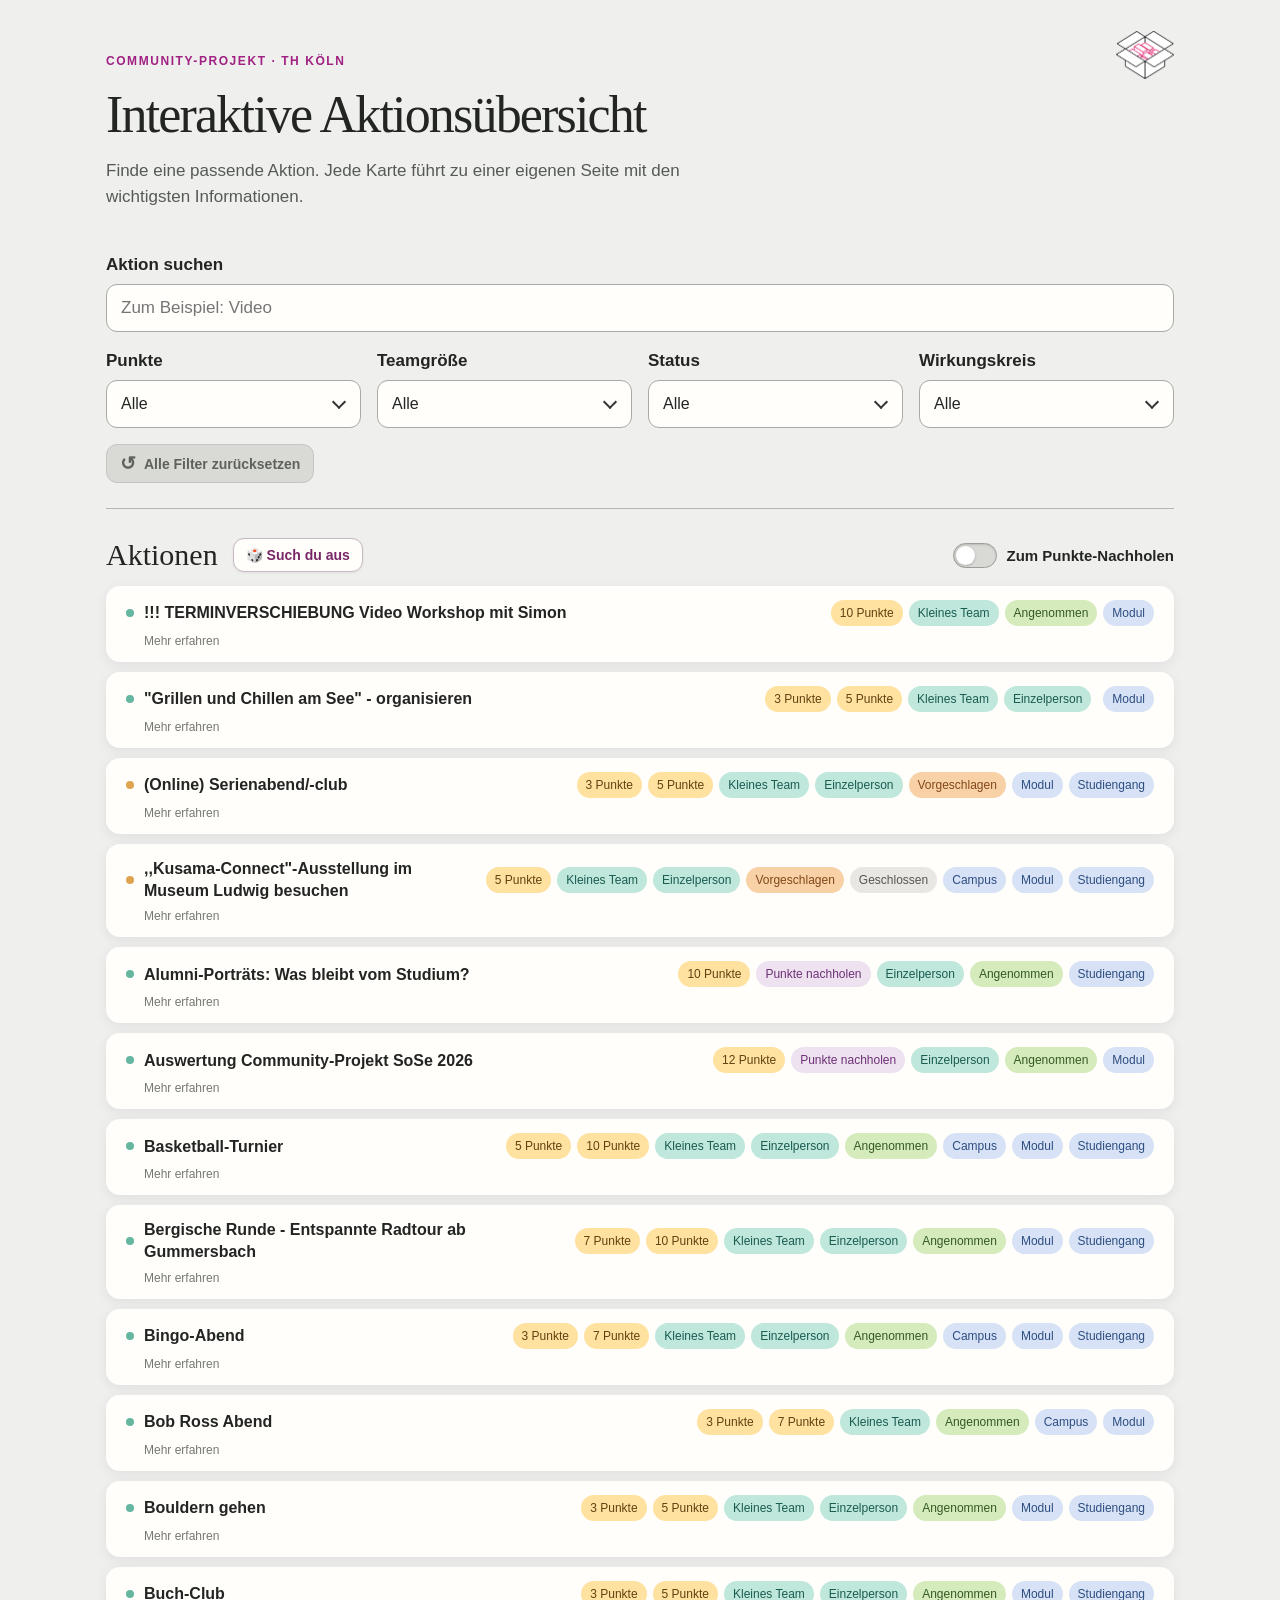
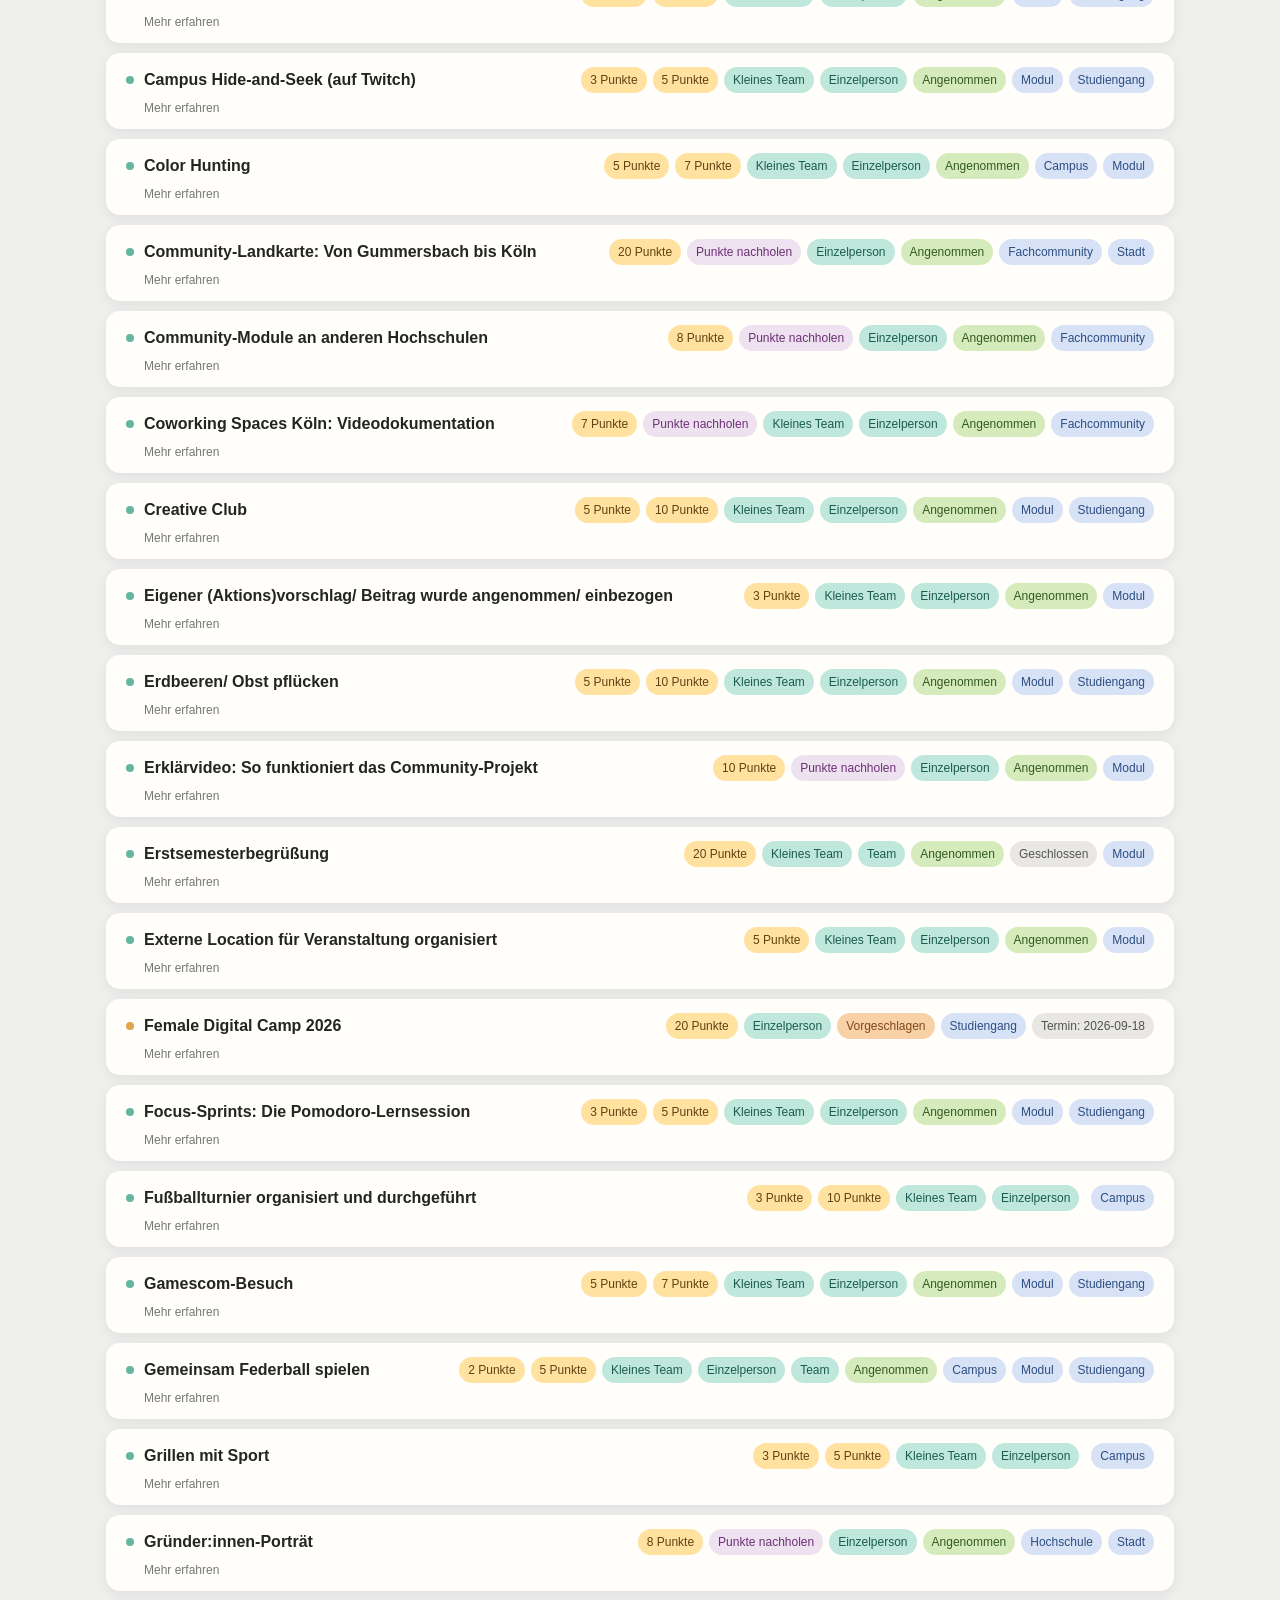
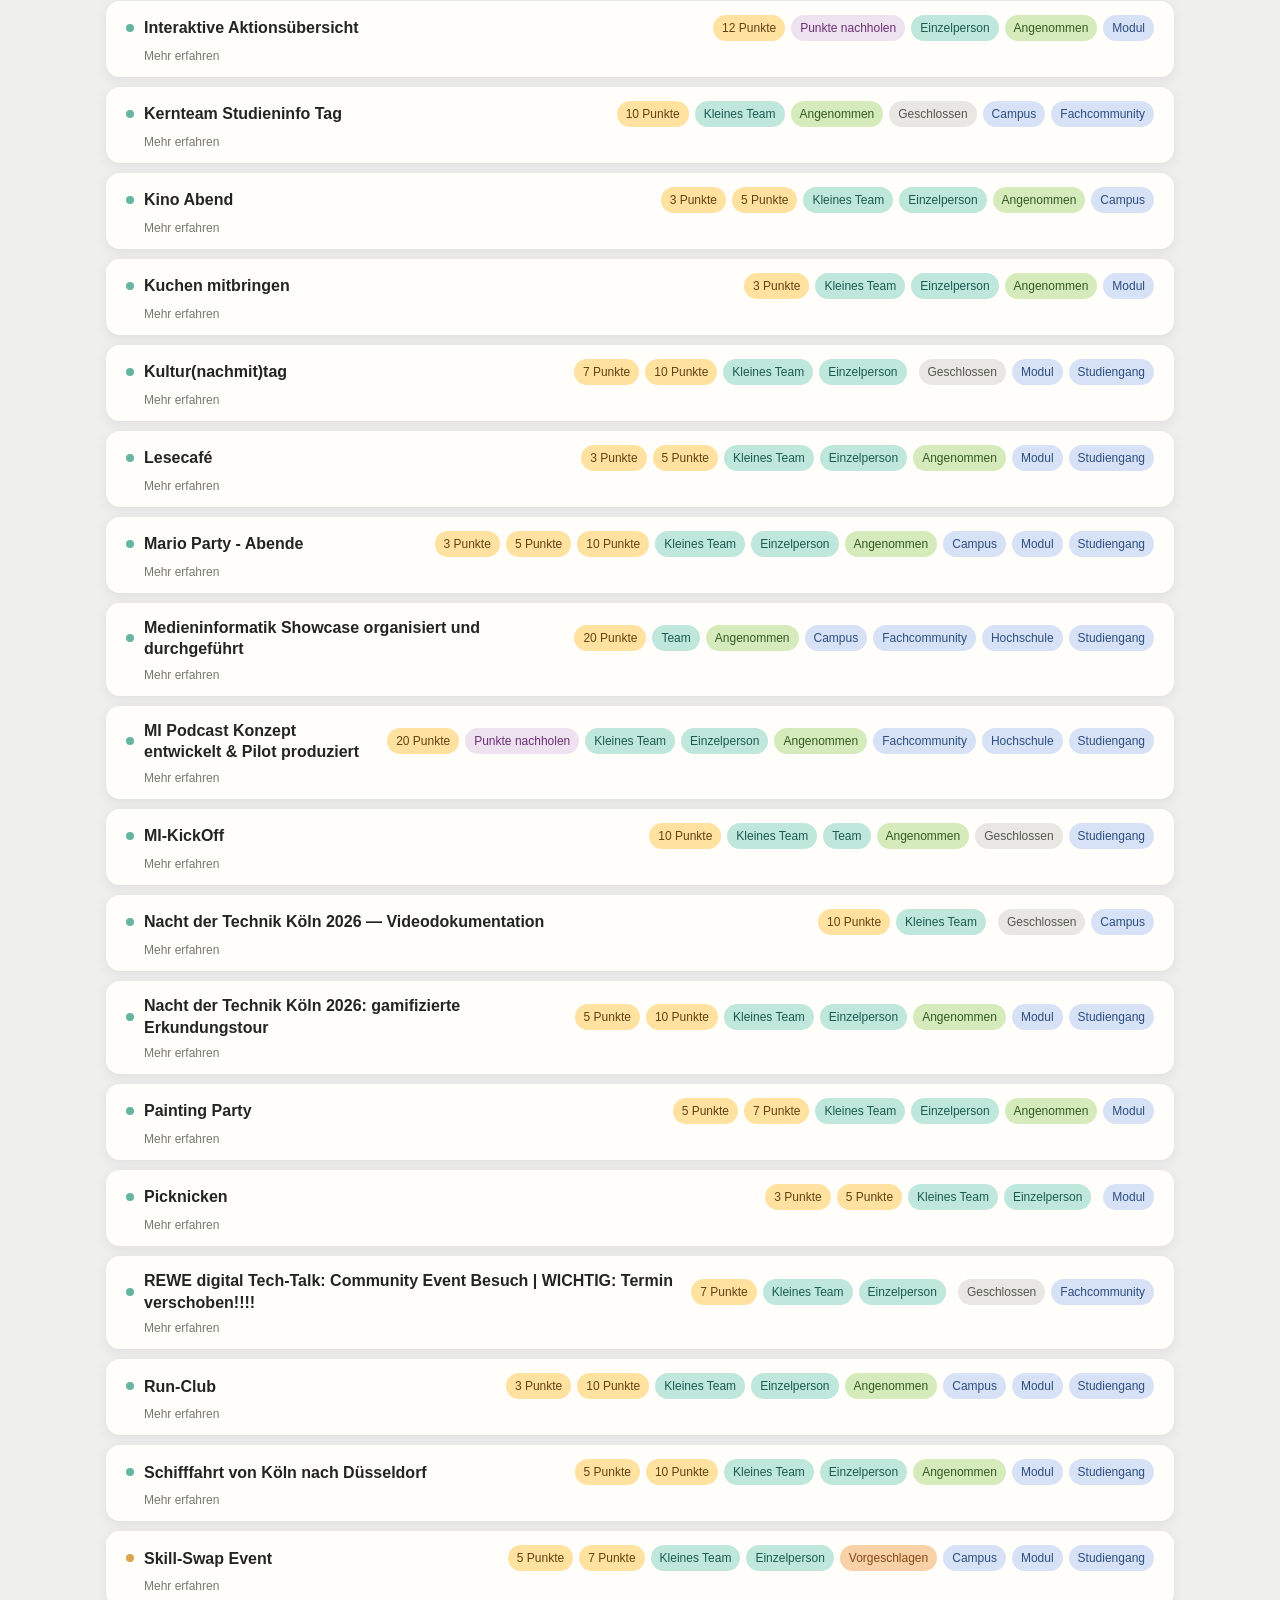
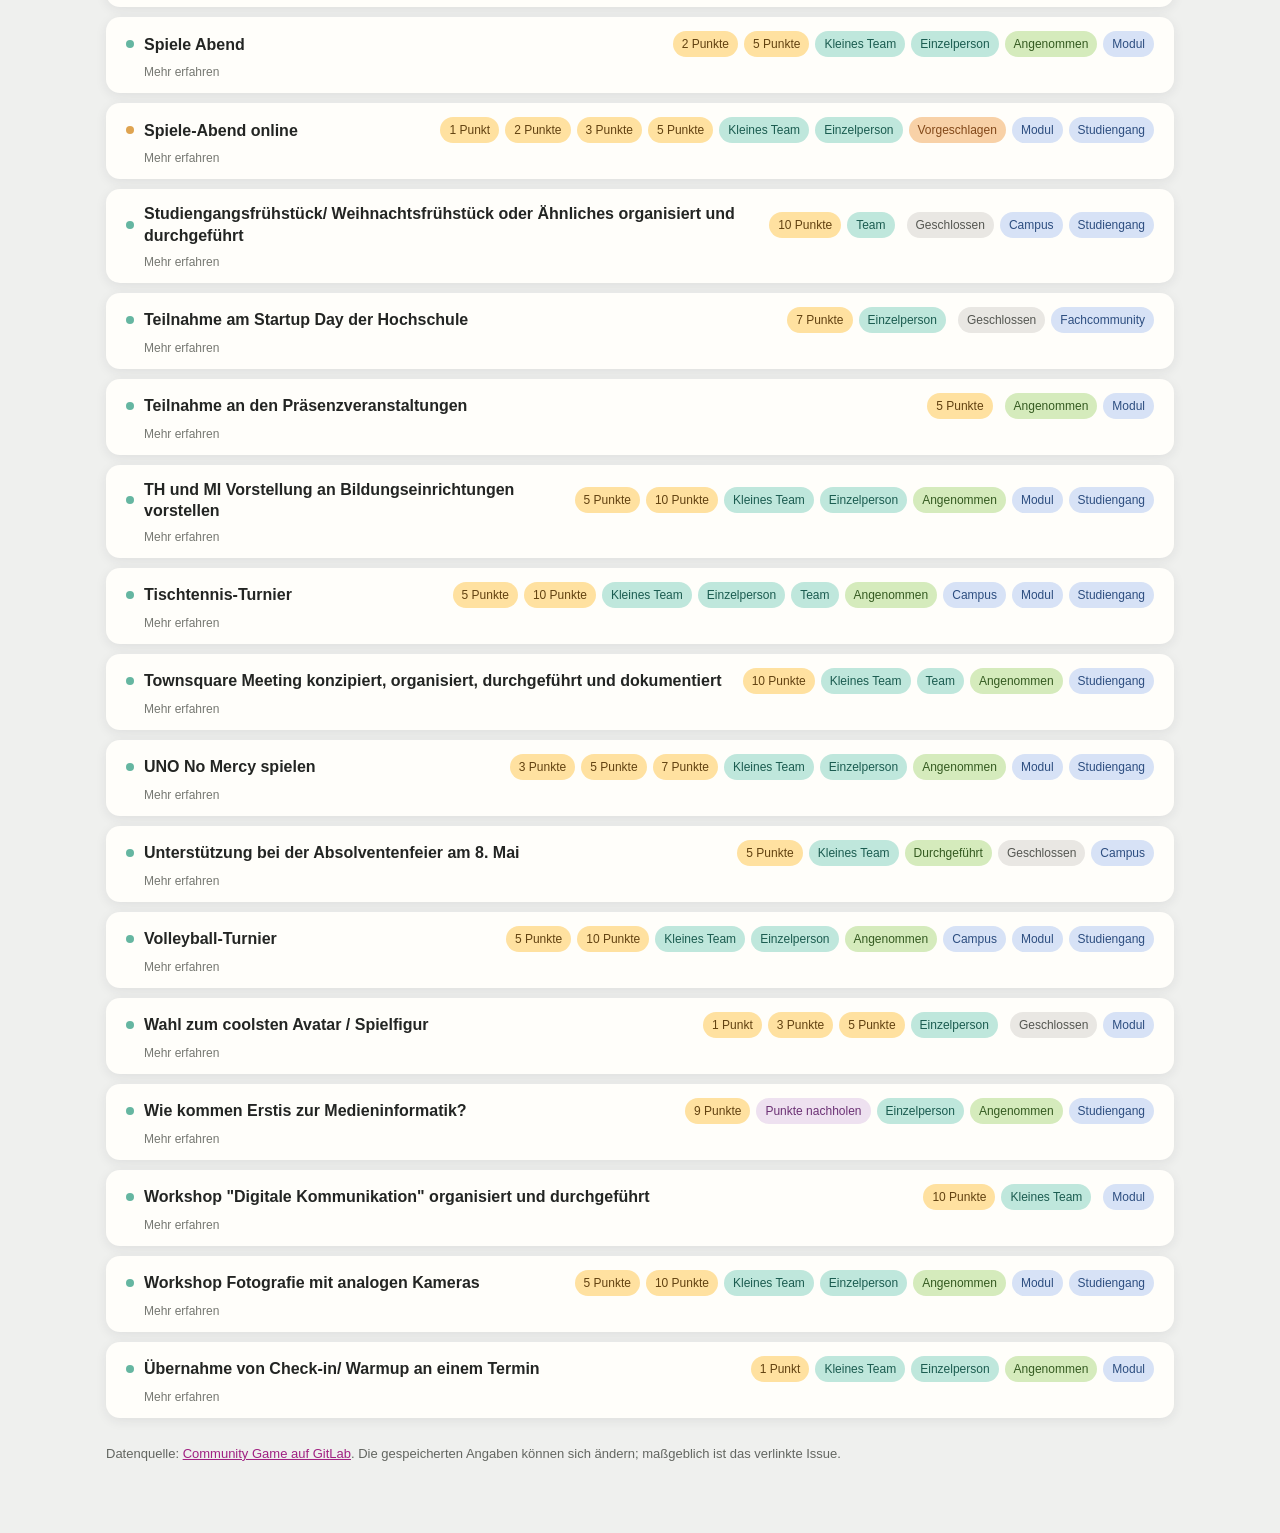
<file: index.html>
<!doctype html>
<html lang="de">

<head>
  <meta charset="utf-8">
  <meta name="viewport" content="width=device-width, initial-scale=1">
  <meta name="description" content="Aktionen des Community-Projekts suchen und filtern.">
  <title>Interaktive Aktionsübersicht</title>
  <link rel="stylesheet" href="style.css?v=10">
  <script src="script.js?v=8" defer></script>
</head>

<body>
  <main class="wrap">
    <a class="corner-logo" href="index.html" aria-label="Zur Aktionsübersicht"><img src="assets/mi-logo.png"
        alt="Medieninformatik-Logo"></a>
    <header class="intro">
      <p class="eyebrow">Community-Projekt · TH Köln</p>
      <h1>Interaktive Aktionsübersicht</h1>
      <p>Finde eine passende Aktion. Jede Karte führt zu einer eigenen Seite mit den wichtigsten Informationen.</p>
    </header>

    <section class="filters" aria-label="Aktionen filtern">
      <label for="search">Aktion suchen</label>
      <input id="search" type="search" placeholder="Zum Beispiel: Video">

      <div class="filter-grid">
        <div class="filter">
          <span class="filter-label" id="points-label">Punkte</span>
          <details id="points-filter" class="choice-filter">
            <summary aria-labelledby="points-label points-value"><span id="points-value">Alle</span></summary>
            <div id="points-options" class="choice-options"></div>
          </details>
        </div>
        <div class="filter">
          <span class="filter-label" id="team-label">Teamgröße</span>
          <details id="team-filter" class="choice-filter">
            <summary aria-labelledby="team-label team-value"><span id="team-value">Alle</span></summary>
            <div id="team-options" class="choice-options"></div>
          </details>
        </div>
        <div class="filter">
          <span class="filter-label" id="status-label">Status</span>
          <details id="status-filter" class="choice-filter">
            <summary aria-labelledby="status-label status-value"><span id="status-value">Alle</span></summary>
            <div id="status-options" class="choice-options"></div>
          </details>
        </div>
        <div class="filter">
          <span class="filter-label" id="scope-label">Wirkungskreis</span>
          <details id="scope-filter" class="multi-filter">
            <summary aria-labelledby="scope-label"><span id="scope-summary">Alle</span></summary>
            <div id="scope-options" class="scope-options"></div>
          </details>
        </div>
      </div>

      <div id="selected-scopes" class="selected-scopes" hidden>
        <strong>Ausgewählte Wirkungskreise</strong>
        <div id="scope-chips" class="chips"></div>
      </div>
      <button id="reset" class="reset" type="button" disabled><span class="reset-icon" aria-hidden="true">↺</span>Alle Filter zurücksetzen</button>
    </section>

    <section aria-labelledby="results-title">
      <div class="results-heading">
        <div class="results-title">
          <h2 id="results-title">Aktionen</h2>
          <button id="surprise" class="surprise" type="button" disabled>🎲 Such du aus</button>
        </div>
        <label class="catchup-switch" for="catchup">
          <input id="catchup" type="checkbox" role="switch">
          <span class="switch-track" aria-hidden="true"></span>
          <span>Zum Punkte-Nachholen</span>
        </label>
      </div>
      <div id="random-result" class="random-result" role="status" aria-live="polite" hidden>
        <div class="random-copy">
          <span class="random-label">Der Zufall hat entschieden</span>
          <strong id="random-title" class="random-title"></strong>
          <div id="random-meta" class="random-meta"></div>
        </div>
        <div class="random-side">
          <a id="random-link" class="random-link" href="#">Aktion ansehen <span aria-hidden="true">→</span></a>
          <span class="random-note">Nicht dein Ding? Würfle noch mal.</span>
        </div>
      </div>
      <p id="count" class="sr-only" role="status" aria-live="polite"></p>
      <ul id="actions" class="actions"></ul>
      <p id="empty" class="message" hidden>Keine passenden Aktionen gefunden.</p>
      <p id="error" class="message" hidden>Die Aktionsdaten konnten nicht geladen werden. Bitte die Seite über den
        lokalen Webserver öffnen.</p>
    </section>

    <footer>
      Datenquelle: <a
        href="https://git-ce.rwth-aachen.de/micgn/community-game/community-game-core/-/work_items">Community Game auf
        GitLab</a>.
      Die gespeicherten Angaben können sich ändern; maßgeblich ist das verlinkte Issue.
    </footer>
  </main>
</body>

</html>
</file>
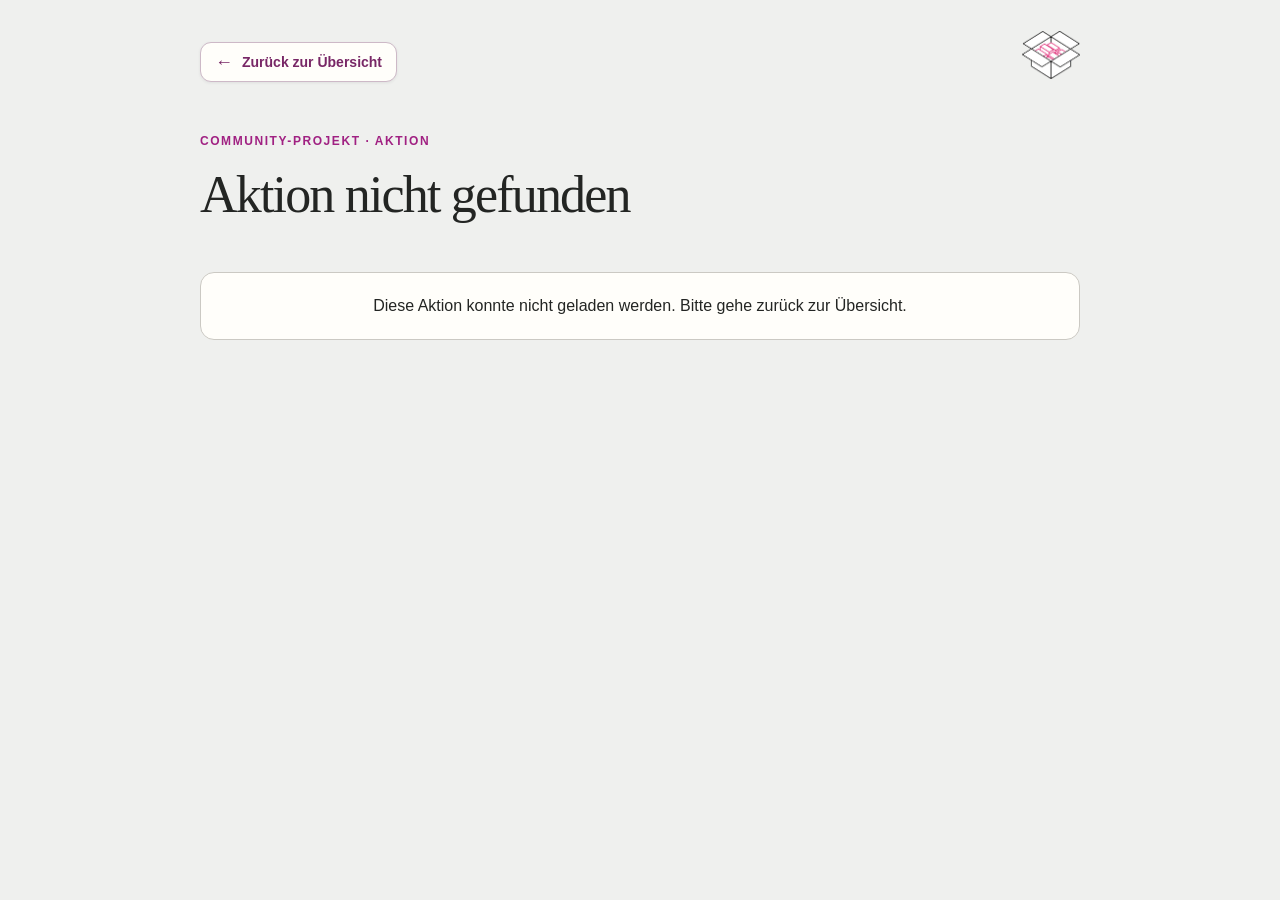
<file: aktion.html>
<!doctype html>
<html lang="de">

<head>
  <meta charset="utf-8">
  <meta name="viewport" content="width=device-width, initial-scale=1">
  <meta name="description" content="Details zu einer Aktion des Community-Projekts.">
  <title>Aktion · Interaktive Aktionsübersicht</title>
  <link rel="stylesheet" href="style.css?v=10">
  <script src="aktion.js?v=3" defer></script>
</head>

<body>
  <main class="wrap detail-page">
    <a class="corner-logo" href="index.html" aria-label="Zur Aktionsübersicht"><img src="assets/mi-logo.png"
        alt="Medieninformatik-Logo"></a>
    <a class="back-link" href="index.html"><span class="back-link-icon" aria-hidden="true">←</span>Zurück zur Übersicht</a>
    <header class="intro">
      <p class="eyebrow">Community-Projekt · Aktion</p>
      <h1 id="detail-title">Aktion laden …</h1>
    </header>
    <article id="detail-panel" class="detail-panel" hidden>
      <div id="detail-meta" class="detail-meta" aria-label="Angaben zur Aktion"></div>
      <div id="detail-content" class="detail-content"></div>
      <a id="detail-link" class="detail-action" target="_blank" rel="noopener noreferrer">Zum Original-Issue in
        GitLab</a>
      <p class="detail-note">Für die Anmeldung und aktuelle Änderungen ist das Original-Issue maßgeblich.</p>
    </article>
    <p id="detail-error" class="message" hidden>Diese Aktion konnte nicht geladen werden. Bitte gehe zurück zur
      Übersicht.</p>
  </main>
</body>

</html>
</file>
<file: style.css>
:root {
  font-family: Arial, sans-serif;
  color: #232523;
  background-color: #eff0ee;
  --purple: #a02182;
  --line: #cbc9c3;
}

* {
  box-sizing: border-box;
}

body {
  margin: 0;
}

.wrap {
  position: relative;
  max-width: 1120px;
  margin: auto;
  padding: 28px 26px 70px;
}

.corner-logo {
  position: absolute;
  top: 31px;
  right: 26px;
  display: block;
  width: 58px;
  line-height: 0;
}

.corner-logo img {
  display: block;
  width: 100%;
  height: auto;
}

.intro {
  margin: 0 0 28px;
  padding: 26px 74px 18px 0;
}

.eyebrow {
  margin: 0 0 18px;
  color: var(--purple);
  font-size: 12px;
  font-weight: bold;
  letter-spacing: .13em;
  text-transform: uppercase;
}

h1 {
  max-width: 850px;
  margin: 0 0 14px;
  font-family: Georgia, serif;
  font-size: clamp(34px, 4.6vw, 52px);
  font-weight: normal;
  line-height: 1.12;
  letter-spacing: -.035em;
}

.intro p:last-child {
  max-width: 610px;
  margin: 0;
  color: #555a55;
  font-size: 17px;
  line-height: 1.5;
}

.filters {
  padding: 0 0 25px;
  border-bottom: 1px solid #b6b5af;
}

.filters label, .filter-label {
  display: block;
  margin-bottom: 9px;
  font-size: 17px;
  font-weight: bold;
}

input[type="search"], summary {
  width: 100%;
  min-height: 48px;
  padding: 11px 42px 11px 14px;
  border: 1px solid #a9aaa4;
  border-radius: 11px;
  background: #fffefa;
  color: inherit;
  font: inherit;
}

input[type="search"] {
  padding-right: 14px;
  font-size: 17px;
}

summary {
  transition: border-color .18s ease, background-color .18s ease, box-shadow .18s ease, transform .18s ease;
}

summary:hover, .choice-filter[open] > summary, .multi-filter[open] > summary {
  border-color: var(--purple);
  background: #fcf4fa;
  box-shadow: 0 3px 10px #25272d14;
  transform: translateY(-2px);
}

input[type="search"]:focus, summary:focus {
  border-color: var(--purple);
}

.filter-grid {
  display: grid;
  grid-template-columns: repeat(4, minmax(0, 1fr));
  gap: 16px;
  margin-top: 19px;
}

.choice-filter, .multi-filter {
  position: relative;
}

.choice-filter[open], .multi-filter[open] {
  z-index: 20;
}

summary {
  display: flex;
  align-items: center;
  cursor: pointer;
  list-style: none;
}

summary::-webkit-details-marker {
  display: none;
}

summary::after {
  content: "";
  position: absolute;
  right: 17px;
  top: 50%;
  width: 8px;
  height: 8px;
  border-right: 2px solid #333;
  border-bottom: 2px solid #333;
  transform: translateY(-70%) rotate(45deg);
  pointer-events: none;
}

.choice-filter:hover summary::after, .multi-filter:hover summary::after {
  border-color: var(--purple);
}

.choice-options, .scope-options {
  position: absolute;
  z-index: 10;
  top: calc(100% + 8px);
  right: 0;
  width: max(100%, 220px);
  max-height: 270px;
  overflow-y: auto;
  padding: 7px;
  background: #fffefa;
  border: 1px solid #d7d0d4;
  border-radius: 14px;
  box-shadow: 0 13px 28px #25272d24;
}

.choice-option {
  display: flex;
  align-items: center;
  justify-content: space-between;
  width: 100%;
  min-height: 40px;
  padding: 9px 12px;
  border: 0;
  border-radius: 9px;
  background: transparent;
  color: inherit;
  font: inherit;
  font-size: 14px;
  text-align: left;
  cursor: pointer;
}

.choice-option:hover {
  background: #f3e9f0;
}

.choice-option[aria-current="true"] {
  background: #f3e1ee;
  color: #792065;
  font-weight: bold;
}

.choice-option[aria-current="true"]::after {
  content: "✓";
  margin-left: 12px;
  color: var(--purple);
}

.scope-options label {
  display: flex;
  align-items: center;
  gap: 9px;
  margin: 0;
  padding: 9px;
  border-radius: 7px;
  font-size: 14px;
  font-weight: normal;
  cursor: pointer;
}

.scope-options label:hover {
  background: #f0e8ec;
}

input[type="checkbox"] {
  accent-color: var(--purple);
}

.selected-scopes {
  margin-top: 18px;
}

.selected-scopes strong {
  display: block;
  margin-bottom: 9px;
  font-size: 13px;
}

.chips {
  display: flex;
  flex-wrap: wrap;
  gap: 8px;
}

.chip {
  padding: 6px 10px;
  border: 1px solid #b77ca5;
  border-radius: 16px;
  background: #f8eaf3;
  color: #682758;
  font: inherit;
  font-size: 13px;
  cursor: pointer;
}

.chip:hover {
  background: #efd8e9;
}

.reset {
  display: inline-flex;
  align-items: center;
  gap: 8px;
  margin-top: 16px;
  padding: 9px 13px;
  border: 1px solid var(--purple);
  border-radius: 11px;
  background: var(--purple);
  color: #fff;
  font: inherit;
  font-size: 14px;
  font-weight: 600;
  cursor: pointer;
  transition: background-color .2s ease, border-color .2s ease, box-shadow .2s ease, transform .2s ease;
}

.reset:disabled {
  border-color: #c4c6c2;
  background: #d9dad6;
  color: #5e625d;
  box-shadow: none;
  cursor: default;
}

.reset:not(:disabled):hover {
  border-color: #7b1a67;
  background: #7b1a67;
  box-shadow: 0 3px 9px #a0218238;
  transform: translateY(-3px);
}

.reset:not(:disabled):active {
  box-shadow: none;
  transform: translateY(1px) scale(.98);
}

.reset-icon {
  font-size: 19px;
  line-height: 1;
  transition: transform .3s ease;
}

.reset:not(:disabled):hover .reset-icon {
  transform: rotate(-90deg);
}

.results-heading {
  display: flex;
  align-items: center;
  justify-content: space-between;
  flex-wrap: wrap;
  gap: 14px;
  margin: 29px 0 14px;
}

.results-title {
  display: flex;
  align-items: center;
  flex-wrap: wrap;
  gap: 15px;
}

.surprise {
  padding: 8px 12px;
  border: 1px solid #c9b7c4;
  border-radius: 11px;
  background: #fffefa;
  color: #782766;
  font: inherit;
  font-size: 14px;
  font-weight: 600;
  cursor: pointer;
  box-shadow: 0 1px 3px #25272d14;
  transition: background-color .2s ease, box-shadow .2s ease, transform .2s ease;
}

.surprise:hover {
  background: #f9edf5;
  box-shadow: 0 4px 10px #a0218226;
  transform: translateY(-2px);
}

.surprise:active {
  box-shadow: 0 1px 3px #25272d14;
  transform: translateY(1px);
}

.surprise:disabled {
  color: #6a6c68;
  background: #d9dad6;
  cursor: default;
  box-shadow: none;
}

.random-result {
  display: flex;
  align-items: center;
  justify-content: space-between;
  gap: 20px;
  margin: 0 0 16px;
  padding: 19px 22px;
  border-left: 4px solid #d9a45e;
  border-radius: 14px;
  background: #fff7e5;
  box-shadow: 0 3px 12px #25272d14;
}

.random-copy {
  min-width: 0;
}

.random-label {
  display: block;
  margin-bottom: 7px;
  color: #805c2b;
  font-size: 12px;
  font-weight: bold;
  letter-spacing: .08em;
  text-transform: uppercase;
}

.random-title {
  display: block;
  font: normal 23px/1.25 Georgia, serif;
}

.random-meta {
  display: flex;
  flex-wrap: wrap;
  gap: 6px;
  margin-top: 10px;
}

.random-side {
  display: flex;
  flex: none;
  flex-direction: column;
  align-items: flex-start;
  gap: 8px;
}

.random-link {
  display: inline-flex;
  align-items: center;
  gap: 10px;
  padding: 10px 14px;
  border-radius: 10px;
  background: var(--purple);
  color: white;
  font-size: 14px;
  font-weight: bold;
  text-decoration: none;
  box-shadow: 0 2px 5px #25272d1a;
  transition: background-color .2s ease, box-shadow .2s ease, transform .2s ease;
}

.random-link:hover {
  background: #761666;
  box-shadow: 0 6px 12px #a0218233;
  transform: translateY(-2px);
}

.random-link:active {
  box-shadow: 0 1px 3px #25272d1a;
  transform: translateY(1px);
}

.random-note {
  color: #806c50;
  font-size: 12px;
}

.catchup-switch {
  display: inline-flex;
  align-items: center;
  gap: 9px;
  cursor: pointer;
  font-size: 15px;
  font-weight: 600;
  transition: color .2s ease;
}

.catchup-switch:hover, .catchup-switch:has(input:checked) {
  color: var(--purple);
}

.catchup-switch input {
  position: absolute;
  width: 1px;
  height: 1px;
  opacity: 0;
}

.switch-track {
  position: relative;
  width: 44px;
  height: 25px;
  border: 1px solid #9d9e99;
  border-radius: 20px;
  background: #d9dad6;
  box-shadow: inset 0 1px 2px #0002;
  transition: background-color .25s ease, border-color .25s ease, box-shadow .25s ease, transform .2s ease;
}

.catchup-switch:hover .switch-track {
  box-shadow: 0 0 0 4px #a021821a;
}

.catchup-switch:active .switch-track {
  transform: scale(.96);
}

.switch-track::after {
  content: "";
  position: absolute;
  top: 2px;
  left: 2px;
  width: 19px;
  height: 19px;
  border-radius: 50%;
  background: #fff;
  box-shadow: 0 1px 3px #0003;
  transition: transform .32s cubic-bezier(.22, 1.4, .5, 1), width .18s ease;
}

.catchup-switch:active .switch-track::after {
  width: 22px;
}

.catchup-switch input:checked + .switch-track {
  border-color: var(--purple);
  background: var(--purple);
}

.catchup-switch input:checked + .switch-track::after {
  transform: translateX(19px);
}

.catchup-switch input:focus-visible + .switch-track {
  outline: 3px solid var(--purple);
  outline-offset: 3px;
}

h2 {
  margin: 0;
  font: normal 30px Georgia, serif;
}

.actions {
  display: grid;
  gap: 10px;
  margin: 0;
  padding: 0;
  list-style: none;
}

.action {
  display: grid;
  grid-template-columns: minmax(220px, 1fr) auto;
  align-items: center;
  gap: 8px 18px;
  min-height: 72px;
  padding: 14px 20px;
  background: #fffefa;
  border: 0;
  border-radius: 14px;
  color: inherit;
  text-decoration: none;
  box-shadow: 0 3px 12px rgba(37, 39, 45, 0.08);
  transition: transform .18s ease, box-shadow .18s ease;
}

.action:hover {
  transform: translateY(-4px);
  box-shadow: 0 11px 22px rgba(37, 39, 45, 0.15);
}

.action:active {
  transform: translateY(-1px);
}

.action-title {
  display: flex;
  align-items: center;
  gap: 10px;
  font-size: 16px;
  font-weight: bold;
  line-height: 1.35;
}

.action-title::before {
  content: "";
  flex: none;
  width: 8px;
  height: 8px;
  border-radius: 50%;
  background: #65b6a1;
}

.action-proposal .action-title::before {
  background: #dfa450;
}

.action-hint {
  grid-column: 1 / -1;
  padding-left: 18px;
  color: #767872;
  font-size: 12px;
}

.action:hover .action-hint {
  color: var(--purple);
}

.meta {
  min-width: 0;
  display: flex;
  flex-wrap: wrap;
  align-items: center;
  justify-content: flex-end;
  gap: 6px;
}

.tag-group {
  display: flex;
  flex-wrap: wrap;
  align-items: center;
  gap: 6px;
  min-width: 0;
}

.tag {
  padding: 6px 9px;
  border-radius: 15px;
  font-size: 12px;
  white-space: nowrap;
}

.tag-points {
  background: #ffe1a0;
  color: #624211;
}

.tag-catchup {
  background: #eee1f0;
  color: #6c3275;
}

.tag-team {
  background: #bfe7dc;
  color: #1b5c50;
}

.tag-status {
  background: #d5ebbc;
  color: #345a20;
}

.tag-status-proposal {
  background: #f8d1a7;
  color: #824819;
}

.tag-scope {
  background: #d7e2f6;
  color: #2d4e80;
}

.tag-term {
  background: #e9e7e3;
  color: #50534f;
}

.tag-closed {
  background: #e9e7e3;
  color: #555752;
}

.message {
  padding: 24px;
  background: #fffefa;
  border: 1px solid var(--line);
  border-radius: 14px;
  text-align: center;
}

footer {
  margin-top: 26px;
  color: #636661;
  font-size: 13px;
  line-height: 1.5;
}

footer a {
  color: var(--purple);
}

.back-link {
  display: inline-flex;
  align-items: center;
  gap: 9px;
  margin: 14px 0 26px;
  padding: 10px 14px;
  border: 1px solid #cdb9c7;
  border-radius: 11px;
  background: #fffefa;
  color: #782766;
  font-size: 14px;
  font-weight: 600;
  text-decoration: none;
  box-shadow: 0 1px 3px #25272d14;
  transition: background-color .2s ease, border-color .2s ease, box-shadow .2s ease, transform .2s ease;
}

.back-link:hover {
  border-color: var(--purple);
  background: #f9edf5;
  box-shadow: 0 3px 9px #a021821e;
  transform: translateY(-3px);
}

.back-link:active {
  box-shadow: none;
  transform: translateY(1px) scale(.98);
}

.back-link-icon {
  font-size: 18px;
  line-height: 1;
  transition: transform .2s ease;
}

.back-link:hover .back-link-icon {
  transform: translateX(-3px);
}

.detail-page {
  max-width: 932px;
}

.detail-page .intro {
  margin-bottom: 6px;
}

.detail-page h1 {
  max-width: 100%;
}

.detail-panel {
  padding: 30px;
  background: #fffefa;
  border-radius: 16px;
  box-shadow: 0 3px 12px #25272d14;
}

.detail-content h2 {
  margin: 0 0 16px;
  font-size: 26px;
}

.detail-section + .detail-section {
  margin-top: 28px;
  padding-top: 26px;
  border-top: 1px solid #e6e2dc;
}

.detail-section p {
  margin: 0 0 14px;
  color: #414640;
  font-size: 16px;
  line-height: 1.65;
}

.detail-section p:last-child {
  margin-bottom: 0;
}

.detail-section ul {
  margin: 0;
  padding-left: 22px;
  color: #414640;
  font-size: 16px;
  line-height: 1.6;
}

.detail-section li {
  padding-left: 3px;
  margin: 0 0 8px;
}

.detail-section li:last-child {
  margin-bottom: 0;
}

.detail-section a {
  color: var(--purple);
  text-underline-offset: 3px;
}

.detail-meta {
  display: flex;
  flex-wrap: wrap;
  gap: 7px;
  margin-bottom: 25px;
}

.detail-empty {
  color: #6c6e69;
}

.detail-action {
  display: inline-block;
  margin-top: 28px;
  padding: 12px 17px;
  border-radius: 10px;
  background: var(--purple);
  color: white;
  font-weight: bold;
  text-decoration: none;
  box-shadow: 0 2px 5px #25272d1a;
  transition: background-color .2s ease, box-shadow .2s ease, transform .2s ease;
}

.detail-action:hover {
  background: #761666;
  box-shadow: 0 7px 14px #a0218233;
  transform: translateY(-3px);
}

.detail-action:active {
  box-shadow: 0 1px 3px #25272d1a;
  transform: translateY(1px) scale(.98);
}

.detail-note {
  margin: 16px 0 0;
  color: #656963;
  font-size: 13px;
  line-height: 1.5;
}

:focus-visible {
  outline: 3px solid var(--purple);
  outline-offset: 3px;
}

[hidden] {
  display: none !important;
}

.sr-only {
  position: absolute;
  width: 1px;
  height: 1px;
  padding: 0;
  margin: -1px;
  overflow: hidden;
  clip: rect(0, 0, 0, 0);
  white-space: nowrap;
  border: 0;
}

@media (prefers-reduced-motion: reduce) {
  .action, summary, .reset, .reset-icon, .back-link, .back-link-icon,
  .detail-action, .surprise, .random-link, .catchup-switch, .switch-track, .switch-track::after {
    transition: none;
  }
  .action:hover, .action:active, .reset:hover, .reset:active,
  .reset:hover .reset-icon, .back-link:hover .back-link-icon,
  .back-link:hover, .back-link:active, .detail-action:hover, .detail-action:active,
  .surprise:hover, .surprise:active, .random-link:hover, .random-link:active,
  summary:hover, .choice-filter[open] > summary, .multi-filter[open] > summary,
  .catchup-switch:active .switch-track {
    transform: none;
  }
}

@media (max-width: 850px) {
  .action {
    grid-template-columns: 1fr;
    gap: 10px;
  }
  .meta {
    justify-content: flex-start;
    padding-left: 18px;
  }
}

@media (max-width: 680px) {
  .random-result {
    align-items: flex-start;
    flex-direction: column;
  }
  .filter-grid {
    grid-template-columns: repeat(2, minmax(0, 1fr));
  }
}

@media (max-width: 480px) {
  .wrap {
    padding: 20px 16px 50px;
  }
  .corner-logo {
    top: 22px;
    right: 16px;
    width: 48px;
  }
  .intro {
    padding-right: 58px;
  }
  .filter-grid {
    grid-template-columns: 1fr;
  }
  .action {
    padding: 14px;
  }
  .detail-panel {
    padding: 22px;
  }
}
</file>
